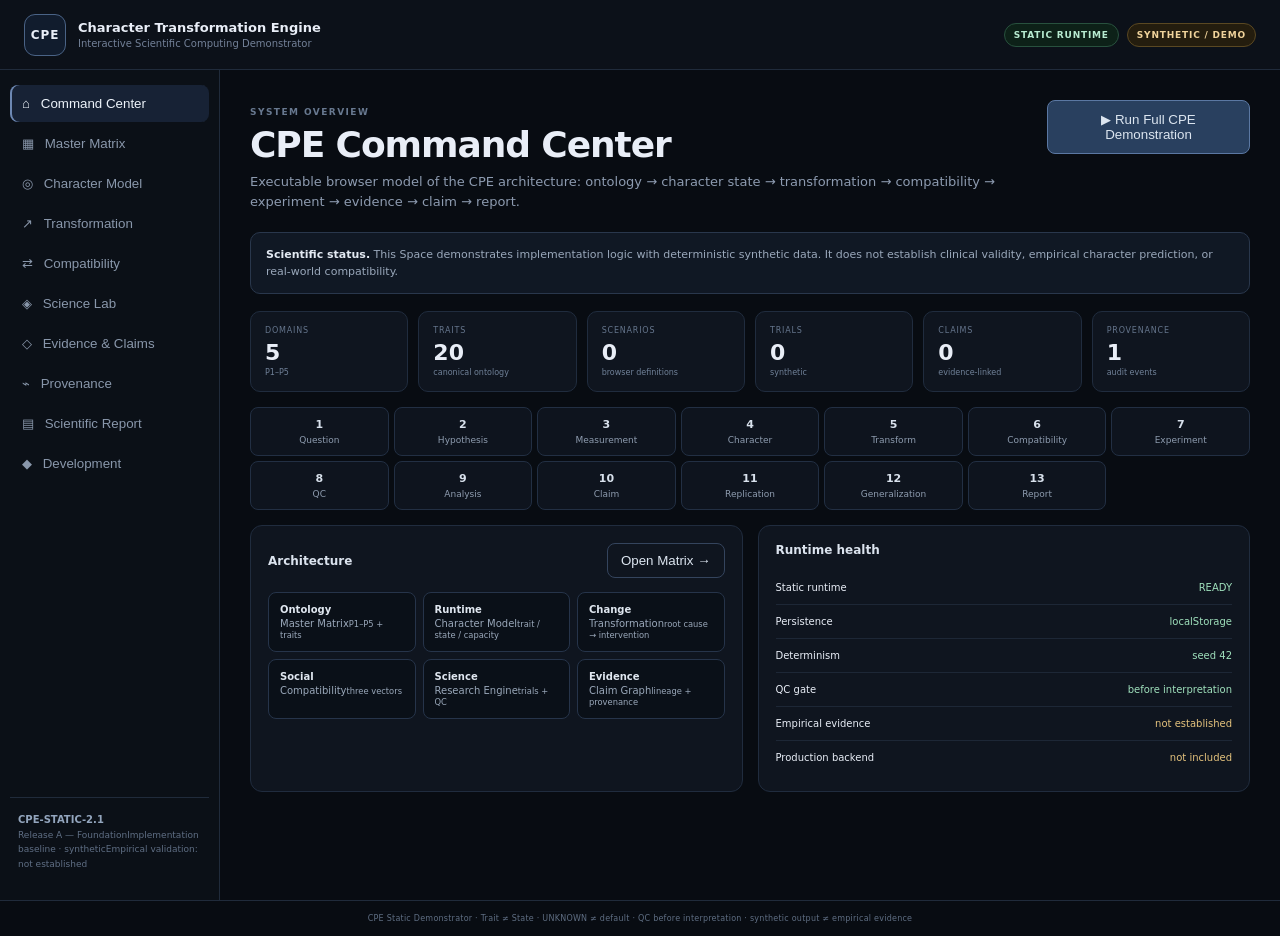
<file: index.html>
<!doctype html>
<html lang="en">
<head>
<meta charset="utf-8">
<meta name="viewport" content="width=device-width,initial-scale=1">
<meta name="description" content="CPE Interactive Scientific Computing Demonstrator">
<title>CPE — Interactive Scientific Computing Demonstrator</title>
<link rel="stylesheet" href="./styles.css">
</head>
<body>
<div class="app-shell">
<header class="topbar">
  <div class="brand"><div class="brand-mark">CPE</div><div><strong>Character Transformation Engine</strong><span>Interactive Scientific Computing Demonstrator</span></div></div>
  <div class="top-status"><span class="pill green">STATIC RUNTIME</span><span class="pill amber">SYNTHETIC / DEMO</span></div>
</header>

<div class="layout">
<aside class="sidebar">
  <button class="nav active" data-view="overview">⌂ <span>Command Center</span></button>
  <button class="nav" data-view="matrix">▦ <span>Master Matrix</span></button>
  <button class="nav" data-view="character">◎ <span>Character Model</span></button>
  <button class="nav" data-view="transform">↗ <span>Transformation</span></button>
  <button class="nav" data-view="compatibility">⇄ <span>Compatibility</span></button>
  <button class="nav" data-view="science">◈ <span>Science Lab</span></button>
  <button class="nav" data-view="evidence">◇ <span>Evidence & Claims</span></button>
  <button class="nav" data-view="provenance">⌁ <span>Provenance</span></button>
  <button class="nav" data-view="report">▤ <span>Scientific Report</span></button>
  <button class="nav" data-view="development">◆ <span>Development</span></button>
  <div class="sidebar-foot"><b>CPE-STATIC-2.1</b><span>Implementation baseline</span><span>Empirical validation: not established</span></div>
</aside>

<main class="content">
<section class="view active" id="view-overview">
  <div class="page-head"><div><span class="eyebrow">SYSTEM OVERVIEW</span><h1>CPE Command Center</h1><p>Executable browser model of the CPE architecture: ontology → character state → transformation → compatibility → experiment → evidence → claim → report.</p></div><button class="primary large" id="fullDemo">▶ Run Full CPE Demonstration</button></div>
  <div class="notice"><b>Scientific status.</b> This Space demonstrates implementation logic with deterministic synthetic data. It does not establish clinical validity, empirical character prediction, or real-world compatibility.</div>
  <div class="kpis" id="overviewKpis"></div>
  <div class="pipeline" id="pipeline"></div>
  <div class="grid2">
    <article class="panel"><div class="panel-title"><span>Architecture</span><button class="ghost" data-go="matrix">Open Matrix →</button></div><div class="architecture" id="architecture"></div></article>
    <article class="panel"><div class="panel-title"><span>Runtime health</span></div><div id="health"></div></article>
  </div>
</section>

<section class="view" id="view-matrix">
  <div class="page-head"><div><span class="eyebrow">ONTOLOGY</span><h1>Master Matrix Explorer</h1><p>Canonical P1–P5 character structure with measurement, evidence and transformation metadata.</p></div></div>
  <div class="matrix-layout"><div class="panel domain-list" id="domainList"></div><div class="panel" id="traitInspector"></div></div>
</section>

<section class="view" id="view-character">
  <div class="page-head"><div><span class="eyebrow">RUNTIME</span><h1>Character Model</h1><p>Trait and current STATE are separate layers. Use the Profile Builder to modify domain estimates; UNKNOWN remains unknown and reduces confidence rather than becoming a default score.</p></div></div>
  <div class="grid2"><article class="panel"><div class="panel-title"><span>Profile</span><button class="ghost" id="resetProfile">Reset</button></div><div id="profileBars"></div></article><article class="panel"><div class="panel-title"><span>State controls</span></div><div id="stateControls"></div></article></div>
  <div class="grid3" id="characterMetrics"></div>
  <article class="panel"><div class="panel-title"><span>Trait / State decomposition</span></div><div id="decomposition"></div></article>
</section>

<section class="view" id="view-transform">
  <div class="page-head"><div><span class="eyebrow">CHANGE MODEL</span><h1>Transformation Engine</h1><p>Root cause → target → intervention → behavioral event → adaptation → reassessment.</p></div><button class="primary" id="runTransformation">Run 21-Day Simulation</button></div>
  <div class="transformation-flow" id="transformationFlow"></div>
  <div class="grid2"><article class="panel"><div class="panel-title"><span>21-day trajectory</span></div><div id="trajectory"></div></article><article class="panel"><div class="panel-title"><span>Intervention protocol</span></div><div id="intervention"></div></article></div>
</section>

<section class="view" id="view-compatibility">
  <div class="page-head"><div><span class="eyebrow">SOCIAL ENGINE</span><h1>Compatibility Lab</h1><p>Compatibility is represented as multiple vectors with context sensitivity, data quality and unknowns—not a single authoritative percentage.</p></div><button class="primary" id="stressTest">Run Stress Scenarios</button></div>
  <div class="grid2"><article class="panel"><div class="panel-title"><span>Person A</span></div><div id="personA"></div></article><article class="panel"><div class="panel-title"><span>Person B</span></div><div id="personB"></div></article></div>
  <div class="compat-grid" id="compatibilityVectors"></div>
  <article class="panel"><div class="panel-title"><span>Context stress test</span></div><div id="stressResults"></div></article>
</section>

<section class="view" id="view-science">
  <div class="page-head"><div><span class="eyebrow">RESEARCH EXECUTION</span><h1>Science Lab</h1><p>Question → hypothesis → scenario matrix → trial data → QC → statistics → replication → generalization.</p></div><button class="primary" id="runExperiment">Run Experiment</button></div>
  <div class="science-steps" id="scienceSteps"></div>
  <div class="grid2"><article class="panel"><div class="panel-title"><span>Experiment Matrix</span><button class="ghost" id="factorial">Generate Factorial</button></div><div id="experimentMatrix"></div></article><article class="panel"><div class="panel-title"><span>Data QC</span></div><div id="qc"></div></article></div>
  <article class="panel"><div class="panel-title"><span>Trial-level dataset</span><button class="ghost" id="replicate">Replicate</button></div><div class="table-wrap"><table id="trialTable"></table></div></article>
  <div class="grid2"><article class="panel"><div class="panel-title"><span>Statistics</span></div><div id="statistics"></div></article><article class="panel"><div class="panel-title"><span>Replication & generalization</span></div><div id="replication"></div></article></div>
</section>

<section class="view" id="view-evidence">
  <div class="page-head"><div><span class="eyebrow">EVIDENCE GRAPH</span><h1>Evidence & Claims</h1><p>Claims remain linked to observations, analyses, replications and their provenance.</p></div><button class="primary" id="validateClaims">Validate Claims</button></div>
  <div class="evidence-graph" id="evidenceGraph"></div>
  <div class="grid2"><article class="panel"><div class="panel-title"><span>Claims</span></div><div id="claims"></div></article><article class="panel"><div class="panel-title"><span>Scientific status gates</span></div><div id="claimGates"></div></article></div>
</section>

<section class="view" id="view-provenance">
  <div class="page-head"><div><span class="eyebrow">AUDITABILITY</span><h1>Provenance Inspector</h1><p>Every derived object carries algorithm, input and output hashes plus lineage metadata.</p></div><button class="ghost" id="clearData">Clear demo state</button></div>
  <article class="panel"><div class="panel-title"><span>Lineage</span><span class="small" id="provCount"></span></div><div id="provenanceTimeline"></div></article>
</section>

<section class="view" id="view-report">
  <div class="page-head"><div><span class="eyebrow">PUBLICATION LAYER</span><h1>Scientific Report</h1><p>Generate a reproducible implementation report containing methods, data, QC, statistics, replication, claims and provenance.</p></div><div><button class="primary" id="generateReport">Generate</button><button class="ghost" id="exportReport">Export JSON</button></div></div>
  <article class="panel"><div id="reportView"></div></article>
</section>

<section class="view" id="view-development">
  <div class="page-head"><div><span class="eyebrow">ENGINEERING HISTORY</span><h1>CPE Development</h1><p>Evolution of the architecture from ontology and runtime contracts into a research execution platform.</p></div></div>
  <div class="timeline" id="developmentTimeline"></div>
</section>
</main>
</div>
<footer class="footer">CPE Static Demonstrator · Trait ≠ State · UNKNOWN ≠ default · QC before interpretation · synthetic output ≠ empirical evidence</footer>
</div>
<script src="./app.js"></script>
</body>
</html>
</file>
<file: styles.css>
:root{color-scheme:dark;font-family:Inter,ui-sans-serif,system-ui,-apple-system,BlinkMacSystemFont,"Segoe UI",sans-serif;background:#080c12;color:#e9eef7}
*{box-sizing:border-box}body{margin:0;background:#080c12;color:#e9eef7}.app-shell{min-height:100vh}.topbar{height:70px;border-bottom:1px solid #202b3b;background:#0c1119;display:flex;align-items:center;justify-content:space-between;padding:0 24px;position:sticky;top:0;z-index:20}.brand{display:flex;align-items:center;gap:12px}.brand-mark{width:42px;height:42px;border:1px solid #4a6386;border-radius:11px;display:grid;place-items:center;font-size:12px;font-weight:900;letter-spacing:.08em;background:#111c2d}.brand strong{display:block;font-size:13px}.brand span{display:block;color:#738198;font-size:10px;margin-top:3px}.top-status{display:flex;gap:8px}.pill{font-size:9px;letter-spacing:.09em;font-weight:900;padding:6px 9px;border-radius:999px;border:1px solid #334158}.pill.green{color:#b7ebd1;background:#0d2118;border-color:#28513e}.pill.amber{color:#f0d39b;background:#241d0e;border-color:#5a4822}
.layout{display:grid;grid-template-columns:220px minmax(0,1fr);min-height:calc(100vh - 70px)}.sidebar{border-right:1px solid #202b3b;background:#0b1017;padding:15px 10px;display:flex;flex-direction:column;gap:3px}.nav{border:0;background:transparent;color:#8997ab;text-align:left;padding:11px 12px;border-radius:8px;cursor:pointer;font:600 12px inherit}.nav:hover{background:#111925;color:#d9e2ef}.nav.active{background:#172235;color:#edf3fa;box-shadow:inset 2px 0 #6d88b3}.nav span{margin-left:7px}.sidebar-foot{margin-top:auto;border-top:1px solid #202b3b;padding:14px 8px;color:#5f6e84;font-size:9px;line-height:1.6}.sidebar-foot b{display:block;color:#93a5bd;font-size:10px}
.content{padding:30px;max-width:1500px;width:100%;margin:0 auto}.view{display:none}.view.active{display:block}.page-head{display:flex;justify-content:space-between;gap:20px;align-items:flex-start;margin-bottom:20px}.page-head h1{font-size:36px;line-height:1.05;margin:7px 0 8px;letter-spacing:-.03em}.page-head p{margin:0;color:#8d9bb0;max-width:850px;line-height:1.55;font-size:13px}.eyebrow{font-size:9px;letter-spacing:.16em;font-weight:900;color:#687990}.notice{padding:13px 15px;background:#101824;border:1px solid #29374c;border-radius:10px;color:#9aa8bb;font-size:11px;line-height:1.55;margin-bottom:17px}.notice b{color:#e3eaf3}
button{border:1px solid #34445d;background:#182333;color:#dce5f0;border-radius:8px;padding:9px 13px;font:700 11px inherit;cursor:pointer}button:hover{background:#223148;border-color:#526a8e}.primary{background:#29405f;border-color:#5b78a3}.primary:hover{background:#355475}.large{padding:11px 16px}.ghost{background:transparent}.grid2{display:grid;grid-template-columns:1fr 1fr;gap:15px}.grid3{display:grid;grid-template-columns:repeat(3,1fr);gap:15px;margin:15px 0}.panel{background:#0f151f;border:1px solid #202c3e;border-radius:12px;padding:17px;margin-bottom:15px;min-width:0}.panel-title{display:flex;justify-content:space-between;align-items:center;color:#dbe3ee;font-weight:800;font-size:12px;margin-bottom:14px}.small{font-size:9px;color:#69788e}
.kpis{display:grid;grid-template-columns:repeat(6,1fr);gap:10px;margin-bottom:15px}.kpi{padding:14px;background:#0f151f;border:1px solid #202c3e;border-radius:10px}.kpi span{display:block;color:#65758c;font-size:8px;letter-spacing:.1em;text-transform:uppercase}.kpi strong{display:block;font-size:22px;margin-top:5px}.kpi em{display:block;color:#708198;font-size:8px;font-style:normal;margin-top:3px}
.pipeline{display:grid;grid-template-columns:repeat(7,1fr);gap:5px;margin-bottom:15px}.pipe{background:#0e141e;border:1px solid #222f43;border-radius:8px;padding:10px 6px;text-align:center;color:#8e9caf;font-size:9px}.pipe b{display:block;color:#d8e1ec;font-size:11px;margin-bottom:4px}.pipe.done{border-color:#315442;background:#0d1914}.pipe.done b{color:#b7e4cc}
.architecture{display:grid;grid-template-columns:repeat(3,1fr);gap:7px}.arch-node{padding:11px;background:#0a1018;border:1px solid #26344a;border-radius:8px;font-size:10px;color:#9aa8ba}.arch-node b{display:block;color:#e0e7f0;margin-bottom:3px}.health-row{display:flex;justify-content:space-between;padding:11px 0;border-bottom:1px solid #1d2736;font-size:10px}.health-row:last-child{border:0}.ok{color:#9fe0bc}.warn{color:#e4c27d}.muted{color:#69778d}
.matrix-layout{display:grid;grid-template-columns:270px 1fr;gap:15px}.domain{padding:13px;border:1px solid #253248;background:#0b1119;border-radius:9px;margin-bottom:7px;cursor:pointer}.domain.active{border-color:#5a749c;background:#152135}.domain b{display:block;font-size:12px}.domain span{display:block;color:#6e7d93;font-size:9px;margin-top:4px}.trait-list{display:grid;grid-template-columns:repeat(2,1fr);gap:8px;margin-top:12px}.trait{padding:11px;border:1px solid #253248;border-radius:8px;background:#0a1018;cursor:pointer}.trait:hover{border-color:#4d6688}.trait b{font-size:10px}.trait span{display:block;color:#6e7d93;font-size:8px;margin-top:4px}.inspector{display:grid;grid-template-columns:1fr 1fr;gap:12px}.fact{padding:11px;background:#0a1018;border:1px solid #202c3e;border-radius:8px}.fact label{display:block;color:#627188;text-transform:uppercase;letter-spacing:.08em;font-size:8px}.fact strong{display:block;color:#dbe4ee;font-size:11px;margin-top:4px}
.bar-row{margin:11px 0}.bar-head{display:flex;justify-content:space-between;font-size:10px;margin-bottom:5px}.bar-head span{color:#98a7bb}.bar{height:7px;background:#182131;border-radius:999px;overflow:hidden}.bar i{display:block;height:100%;background:#6682aa;border-radius:999px}.control{margin:12px 0}.control label{display:flex;justify-content:space-between;font-size:9px;color:#8594aa}.control input{width:100%}.metric{padding:14px;background:#0b1119;border:1px solid #202c3e;border-radius:9px}.metric span{display:block;color:#68778d;font-size:8px;text-transform:uppercase;letter-spacing:.08em}.metric strong{display:block;font-size:23px;margin-top:5px}.metric small{display:block;color:#67758a;margin-top:3px;font-size:8px}
.decomp{display:grid;grid-template-columns:1fr auto 1fr;gap:10px;align-items:center}.decomp-box{padding:14px;border:1px solid #27354a;background:#0a1018;border-radius:9px}.decomp-box b{display:block;font-size:10px}.decomp-box span{display:block;color:#8290a4;font-size:9px;margin-top:4px}.arrow{color:#647894;text-align:center;font-size:18px}
.transformation-flow{display:grid;grid-template-columns:repeat(6,1fr);gap:6px;margin-bottom:15px}.flow-step{padding:13px 8px;text-align:center;border:1px solid #26344a;background:#0e141e;border-radius:8px}.flow-step b{display:block;font-size:9px}.flow-step span{display:block;color:#6f7e94;font-size:8px;margin-top:4px}.trajectory{display:flex;align-items:end;height:190px;gap:5px;padding:12px;border:1px solid #202c3e;background:#0a1018;border-radius:9px}.day{flex:1;min-width:4px;background:#536f99;border-radius:3px 3px 0 0;position:relative}.day span{position:absolute;bottom:-15px;left:50%;transform:translateX(-50%);font-size:7px;color:#66768c}.protocol-row{padding:11px 0;border-bottom:1px solid #1d2736;font-size:10px}.protocol-row b{display:block;color:#dce5ef;margin-bottom:3px}.protocol-row span{color:#75849a}
.compat-grid{display:grid;grid-template-columns:repeat(3,1fr);gap:12px;margin-bottom:15px}.vector{padding:16px;background:#0f151f;border:1px solid #202c3e;border-radius:10px}.vector h3{margin:0;font-size:11px}.vector .score{font-size:30px;margin:8px 0;color:#dfe8f3}.vector .score small{font-size:10px;color:#66768c}.meter{height:7px;background:#182131;border-radius:999px;overflow:hidden}.meter i{display:block;height:100%;background:#5f7da5}.tag{display:inline-block;padding:4px 6px;border-radius:5px;background:#172132;color:#8fa0b7;font-size:8px;margin:7px 4px 0 0}
.science-steps{display:grid;grid-template-columns:repeat(8,1fr);gap:5px;margin-bottom:15px}.science-step{padding:9px 4px;text-align:center;border:1px solid #202d40;border-radius:7px;color:#69788e;font-size:8px}.science-step.active{color:#dbe4ee;border-color:#526d94;background:#162237}.table-wrap{overflow:auto}.table-wrap table{width:100%;border-collapse:collapse;font-size:9px}.table-wrap th,.table-wrap td{padding:8px;border-bottom:1px solid #1e2938;text-align:left;white-space:nowrap}.table-wrap th{color:#68788e;text-transform:uppercase;font-size:7px;letter-spacing:.08em}.stat-grid{display:grid;grid-template-columns:repeat(4,1fr);gap:7px}.stat{padding:10px;background:#0a1018;border:1px solid #202c3e;border-radius:7px}.stat span{display:block;color:#64748a;font-size:7px;text-transform:uppercase}.stat b{display:block;font-size:15px;margin-top:4px}
.evidence-graph{display:grid;grid-template-columns:repeat(7,1fr);gap:5px;align-items:center;margin-bottom:15px}.e-node{padding:12px 5px;text-align:center;border:1px solid #26344a;border-radius:8px;background:#0b1119}.e-node b{font-size:8px}.e-node span{display:block;color:#64748a;font-size:7px;margin-top:3px}.claim{padding:13px;border:1px solid #2b3b52;background:#0a1018;border-radius:9px;margin-bottom:8px}.claim b{font-size:10px}.claim p{font-size:10px;color:#9aa8bb;line-height:1.45}.status-box{display:flex;justify-content:space-between;padding:10px 0;border-bottom:1px solid #1d2736;font-size:9px}.status-box:last-child{border:0}.timeline-item{display:grid;grid-template-columns:100px 1fr;gap:14px;padding:13px 0;border-bottom:1px solid #1d2736}.timeline-item:last-child{border:0}.timeline-item .time{color:#65758b;font-size:8px}.timeline-item b{font-size:10px}.timeline-item span{display:block;color:#738299;font-size:9px;margin-top:3px}.report-section{border-bottom:1px solid #1d2736;padding:15px 0}.report-section:last-child{border:0}.report-section h3{font-size:12px;margin:0 0 8px}.report-section p,.report-section li{font-size:10px;color:#8d9bb0;line-height:1.5}.timeline{display:grid;gap:10px}.release{display:grid;grid-template-columns:90px 1fr;gap:15px;padding:15px;border:1px solid #202c3e;background:#0f151f;border-radius:10px}.release strong{color:#8da5c8;font-size:10px}.release b{font-size:11px}.release span{display:block;color:#748399;font-size:9px;margin-top:4px}
.footer{border-top:1px solid #202b3b;padding:13px 25px;color:#5f6e83;font-size:8px;display:flex;justify-content:center;letter-spacing:.03em}
@media(max-width:1050px){.layout{grid-template-columns:72px 1fr}.nav span{display:none}.sidebar-foot{display:none}.kpis{grid-template-columns:repeat(3,1fr)}.pipeline{grid-template-columns:repeat(4,1fr)}.science-steps{grid-template-columns:repeat(4,1fr)}.evidence-graph{grid-template-columns:repeat(4,1fr)}}
@media(max-width:760px){.topbar{padding:0 12px}.top-status{display:none}.layout{display:block}.sidebar{position:sticky;top:70px;z-index:15;flex-direction:row;overflow:auto;border-right:0;border-bottom:1px solid #202b3b;padding:5px}.nav{white-space:nowrap}.nav span{display:inline;margin-left:5px}.content{padding:18px}.page-head{display:block}.page-head button{margin-top:13px}.grid2,.matrix-layout{grid-template-columns:1fr}.grid3{grid-template-columns:1fr}.compat-grid{grid-template-columns:1fr}.kpis{grid-template-columns:repeat(2,1fr)}.architecture{grid-template-columns:1fr 1fr}.pipeline{grid-template-columns:repeat(2,1fr)}.transformation-flow{grid-template-columns:repeat(2,1fr)}.inspector{grid-template-columns:1fr}.decomp{grid-template-columns:1fr}.arrow{transform:rotate(90deg)}.evidence-graph{grid-template-columns:1fr 1fr}.footer{display:none}}
</file>
